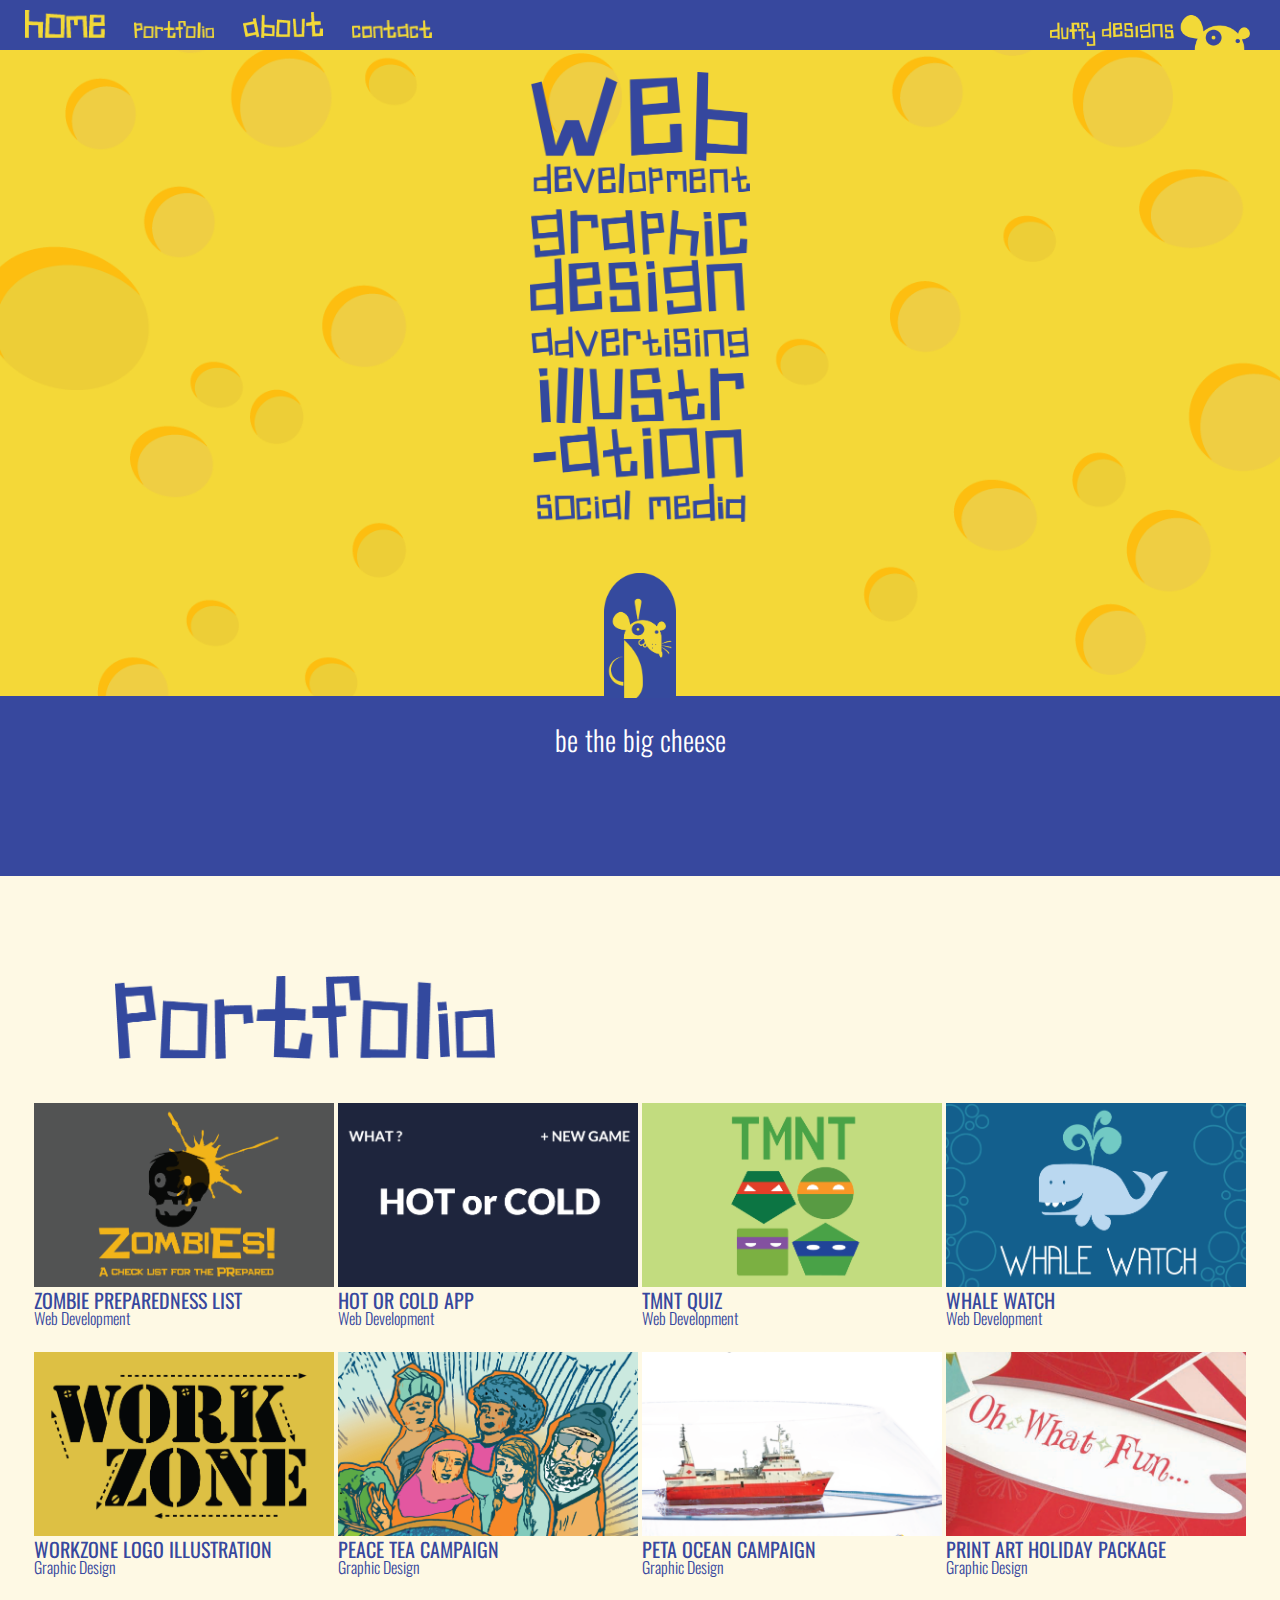
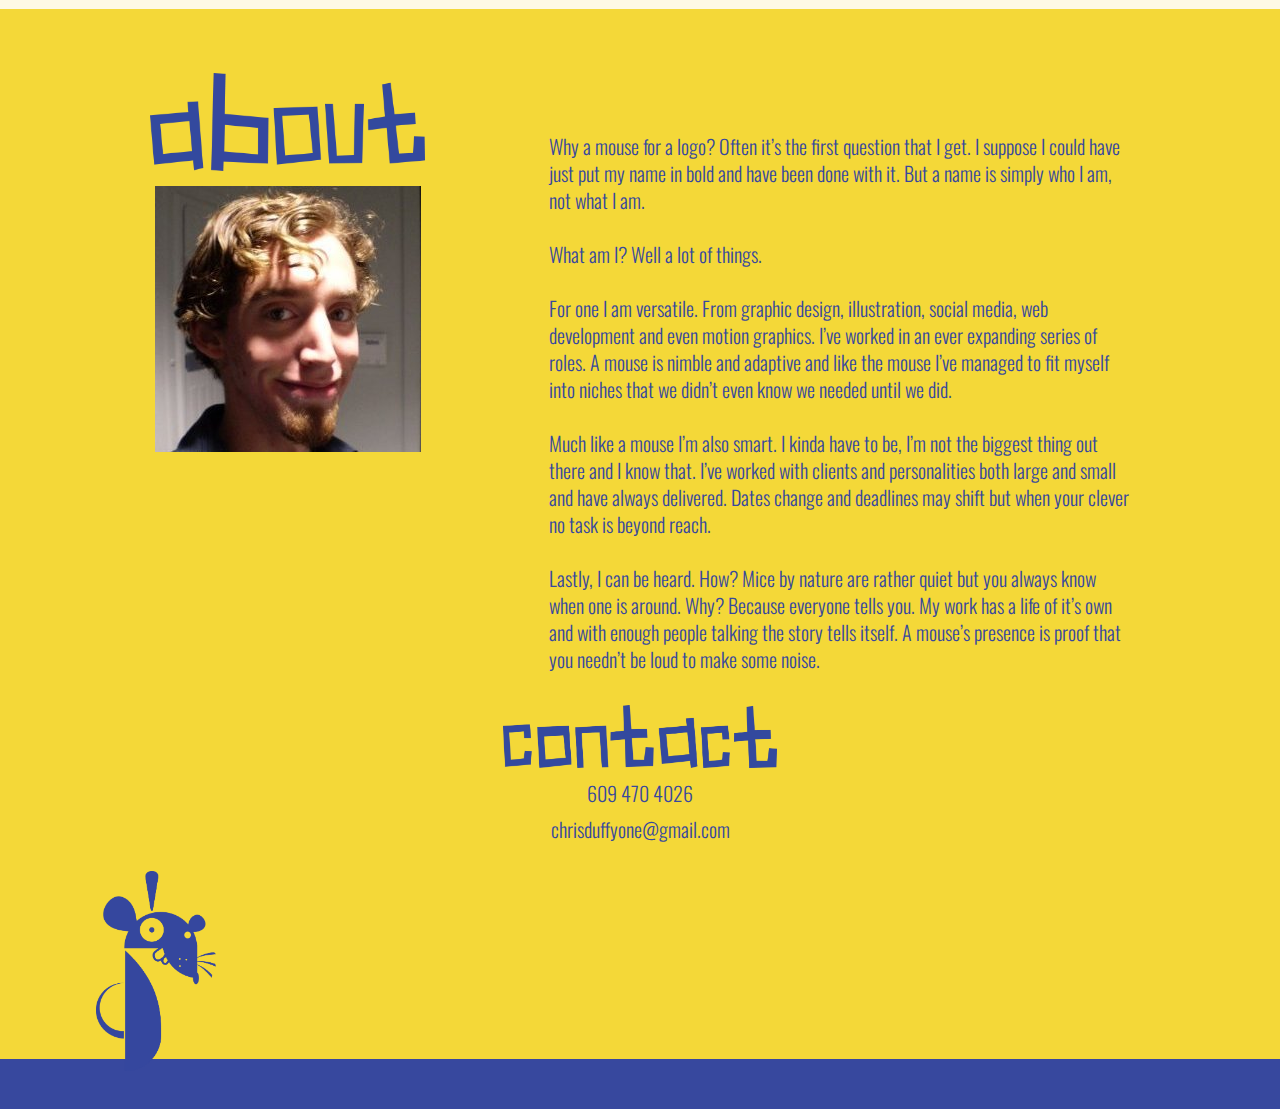
<file: index.html>
<!doctype html>
<html lang="en">
<head>
	<meta charset="UTF-8">
	<title>Duffy Designs</title>
	<link rel="stylesheet" href="main.css">
	<script src="jquery.min.js"></script>
	<script src="app.js"></script>
	<link href='http://fonts.googleapis.com/css?family=Oswald:400,700,300' rel='stylesheet' type='text/css'>
	<link rel="shortcut icon" href="images/favicon.ico" type="image/x-icon">
	<link rel="icon" href="images/favicon.ico" type="image/x-icon">
</head>
<body>

	<div class="container">
	
		<div class="mouseNav">
			<a href="#intro">
				<img src="images/homeNav.png" alt="Duffy Designs" class="navIcon" id="home">
			</a>
			<a href="#portfolioWeb">	
				<img src="images/portfolioNav.png" alt="Duffy Designs" class="navIcon" id="portfolio">
			</a>
			<a href="#aboutContact">
				<img src="images/aboutNav.png" alt="Duffy Designs" class="navIcon" id="about">
			</a>
			<a href="#cellEmail">
				<img src="images/contactNav.png" alt="Duffy Designs" class="navIcon" id="about">
			</a>
			<img src="images/duffyDesigns.png" alt="Duffy Designs" class="duffyDesigns">
		</div>
	
		<a href="" id="intro">
			<div class="intro">
				<img src="images/mainTitle.png" alt="Duffy Designs" class="mainTitle">
				<br />
				<img src="images/mouseHoleMouse.png" id="mouseHole" alt="Duffy Designs" class="mouseHole">
				<div class="blueBox">
					<!--<h1 class="statement">BE THE BIG CHEESE</h1>-->
					<h1 class="statement">be the big cheese</h1>
				</div>
			</div>
		</a>
	
		<div class="portfolio" id="portfolioWeb">
			
			<!-- Portfolio Header-->
			
			<img src="images/portfolioHeader.png" alt="Duffy Designs" class="portfolioHeader">
			

			<!--Web Section-->

			<div class="contentItem">
				<a href="htmlPage_Zombies.html">
					<img src="images/Port-Zombies-01.png" alt="Duffy Designs" class="contentImage">
				</a>	
				<span class="projectName">ZOMBIE PREPAREDNESS LIST</span>
				<span class="projectType">Web Development</span>
			</div>

			<div class="contentItem">
				<a href="htmlPage_HotCold.html">
					<img src="images/Port-HotCold-01.png" alt="Duffy Designs" class="contentImage">
				</a>	
				<span class="projectName">HOT OR COLD APP</span>
				<span class="projectType">Web Development</span>
			</div>

			<div class="contentItem">
				<a href="htmlPage_TMNTQuiz.html">
					<img src="images/Port-TMNT-01.png" alt="Duffy Designs" class="contentImage">
				</a>	
				<span class="projectName">TMNT QUIZ</span>
				<span class="projectType">Web Development</span>
			</div>

			<div class="contentItem">
				<a href="htmlPage_WhaleWatch.html">	
					<img src="images/Port-WhaleWatch-01.png" alt="Duffy Designs" class="contentImage">
				</a>	
				<span class="projectName">WHALE WATCH</span>
				<span class="projectType">Web Development</span>
			</div>

			<!--Print Section-->

			<div class="contentItem">
				<a href="printPage_WorkZone.html">	
					<img src="images/Port-WorkZone-01.png" alt="Duffy Designs" class="contentImage">
				</a>	
				<span class="projectName">WORKZONE LOGO ILLUSTRATION</span>
				<span class="projectType">Graphic Design</span>
			</div>

			<div class="contentItem">
				<a href="printPage_PeaceTea.html">	
					<img src="images/Port-PeaceTea-01.png" alt="Duffy Designs" class="contentImage">
				</a>	
				<span class="projectName">PEACE TEA CAMPAIGN</span>
				<span class="projectType">Graphic Design</span>
			</div>

			<div class="contentItem">
				<a href="printPage_Peta.html">	
					<img src="images/Port-PETA-01.png" alt="Duffy Designs" class="contentImage">
				</a>	
				<span class="projectName">PETA OCEAN CAMPAIGN</span>
				<span class="projectType">Graphic Design</span>
			</div>

			<div class="contentItem">
				<a href="printPage_HolidayCard.html">	
					<img src="images/Port-holidayCard-01.png" alt="Duffy Designs" class="contentImage">
				</a>	
				<span class="projectName">PRINT ART HOLIDAY PACKAGE</span>
				<span class="projectType">Graphic Design</span>
			</div>

		</div>
		
		<!--Contact Div-->
		<div  id="aboutContact"></div>
		<div class="aboutContact">

			<div class="photoAndBio">
				<div class="photo">
					<!--About & Photo-->
					<img src="images/about.png" alt="contact" class="aboutType">
					<br />
					<img src="images/Chrismyfacephoto.jpg" alt="profile picture" class="profilePic">
				</div>

				<div class="bio">
					<!--Bio Paragraph-->
					<p>Why a mouse for a logo? Often it’s the first question that I get. I suppose I could have just put my name in bold and have been done with it. But a name is simply who I am, not what I am.</p><br />

					<p>What am I? Well a lot of things.</p><br />

					<p>For one I am versatile. From graphic design, illustration, social media, web development and even motion graphics. I’ve worked in an ever expanding series of roles. A mouse is nimble and adaptive and like the mouse I’ve managed to fit myself into niches that we didn’t even know we needed until we did.</p><br />

					<p>Much like a mouse I’m also smart. I kinda have to be, I’m not the biggest thing out there and I know that. I’ve worked with clients and personalities both large and small and have always delivered. Dates change and deadlines may shift but when your clever no task is beyond reach.</p><br />

					<p>Lastly, I can be heard. How? Mice by nature are rather quiet but you always know when one is around. Why? Because everyone tells you. My work has a life of it’s own and with enough people talking the story tells itself. A mouse’s presence is proof that you needn’t be loud to make some noise.</p>

					<!--Quiet by nature but loud on the paper. An avid reader, designer and illustrator I've found it's often easier to show rather than tell. I seek to bring fun, energetic elements to every project I work on. Words can't describe everything and shouting doesn't always get you heard but with clever design you needn't be loud to make noise.-->
				</div>

				<div class="spacer" style="clear: both;"></div>
			</div>

			<!--Contact Section-->
			<img src="images/contact.png" alt="contact" class="contactType" id="cellEmail">

			<p class="contactInfo">609 470 4026</p><br />
			<a href="mailto:chrisduffyone@gmail.com">
				<p class="contactInfo">chrisduffyone@gmail.com</p>
			</a>

			<!--Mouse Section-->
			<div class="mouseBoxLeft">
				<img src="images/squeak.png" alt="Squeak!" class="squeakMouse">
				<div class="blueBottom"></div>
			</div>

		</div>
	</div>
</body>
</html>
</file>
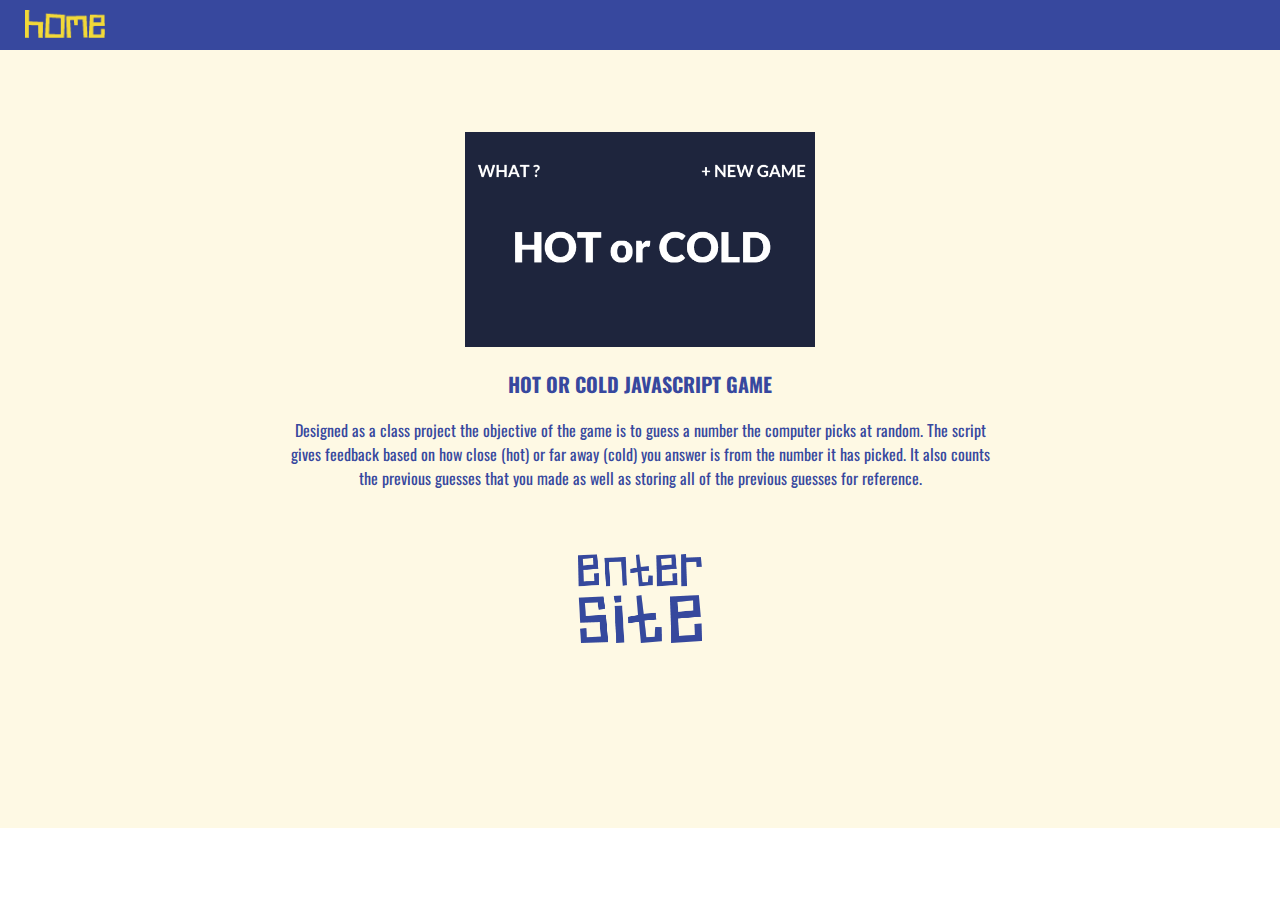
<file: htmlPage_HotCold.html>
<!doctype html>
<html lang="en">
<head>
	<meta charset="UTF-8">
	<title>Duffy Designs</title>
	<link rel="stylesheet" href="printPage.css">
	<script src="jquery.min.js"></script>
	<script src="app.js"></script>
	<link href='http://fonts.googleapis.com/css?family=Oswald:400,700,300' rel='stylesheet' type='text/css'>
	<link rel="shortcut icon" href="images/favicon.ico" type="image/x-icon">
	<link rel="icon" href="images/favicon.ico" type="image/x-icon">
</head>
<body>
	<div class="container">
		<div class="mouseNav">
			<a href="index.html#portfolioWeb">
				<img src="images/homeNav.png" alt="Duffy Designs" class="navIcon" id="home">
			</a>
		</div>

		<div class="portfolio" id="portfolioWeb">
			<img src="images/Port-HotCold-01.png" alt="Hot or Cold" class="portWebContentImage">
		
			<span class="projectName">HOT OR COLD JAVASCRIPT GAME</span>
			<span class="projectExp">Designed as a class project the objective of the game is to guess a number the computer picks at random. The script gives feedback based on how close (hot) or far away (cold) you answer is from the number it has picked. It also counts the previous guesses that you made as well as storing all of the previous guesses for reference. </span>
			<a href="http://chrisduffyone.github.io/HotOrCold">
				<img src="images/entersite.png" alt="enter site" class="enterSite">
			</a>
		</div>
	</div>

</body>
</html>
</file>
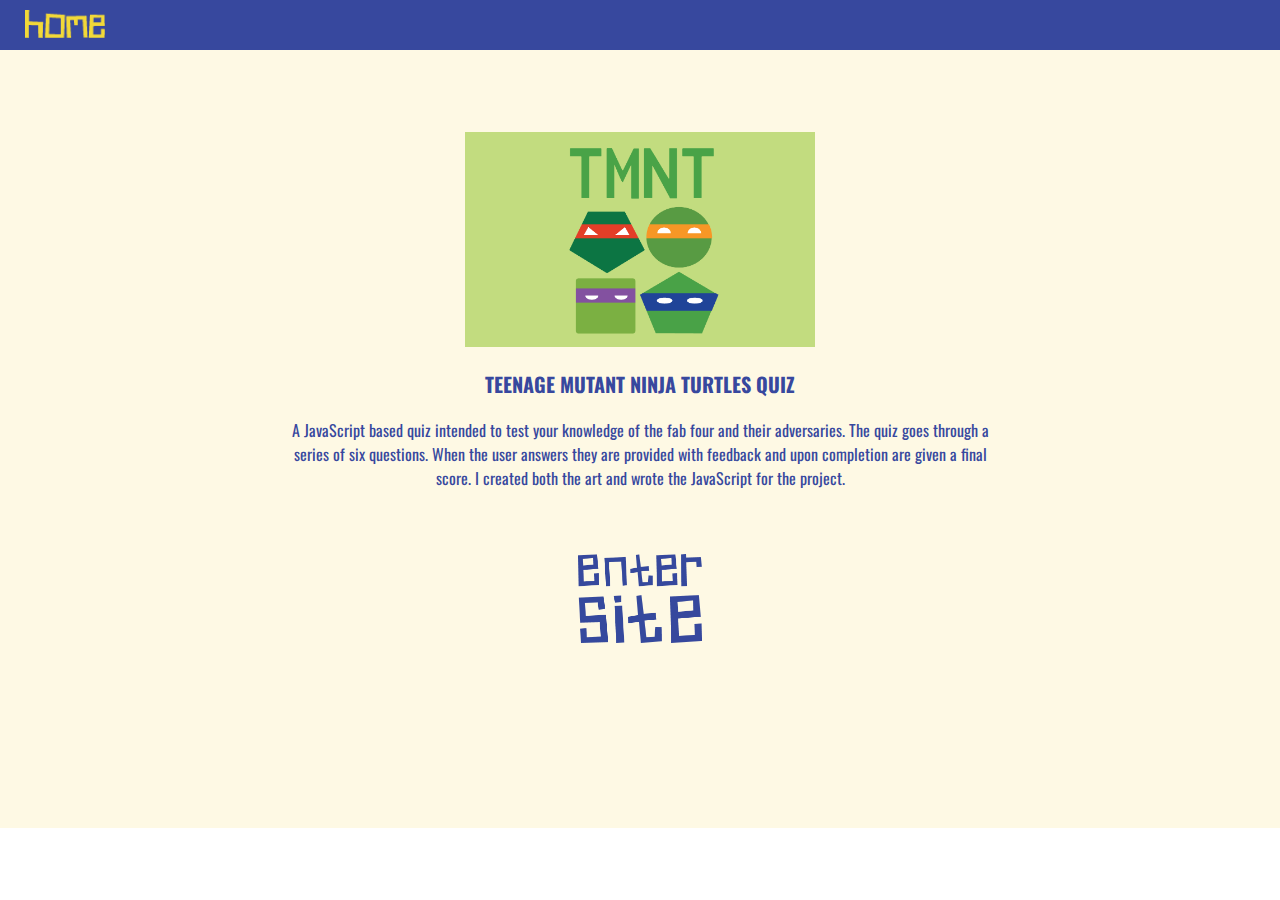
<file: htmlPage_TMNTQuiz.html>
<!doctype html>
<html lang="en">
<head>
	<meta charset="UTF-8">
	<title>Duffy Designs</title>
	<link rel="stylesheet" href="printPage.css">
	<script src="jquery.min.js"></script>
	<script src="app.js"></script>
	<link href='http://fonts.googleapis.com/css?family=Oswald:400,700,300' rel='stylesheet' type='text/css'>
	<link rel="shortcut icon" href="images/favicon.ico" type="image/x-icon">
	<link rel="icon" href="images/favicon.ico" type="image/x-icon">
</head>
<body>
	<div class="container">
		<div class="mouseNav">
			<a href="index.html#portfolioWeb">
				<img src="images/homeNav.png" alt="Duffy Designs" class="navIcon" id="home">
			</a>
		</div>

		<div class="portfolio" id="portfolioWeb">
			<img src="images/Port-TMNT-01.png" alt="TMNT Quiz" class="portWebContentImage">
		
			<span class="projectName">TEENAGE MUTANT NINJA TURTLES QUIZ</span>
			<span class="projectExp"> A JavaScript based quiz intended to test your knowledge of the fab four and their adversaries. The quiz goes through a series of six questions. When the user answers they are provided with feedback and upon completion are given a final score. I created both the art and wrote the JavaScript for the project.</span>
			<a href="http://chrisduffyone.github.io/TMNTQuiz_2">
				<img src="images/entersite.png" alt="enter site" class="enterSite">
			</a>
		</div>
	</div>

</body>
</html>
</file>
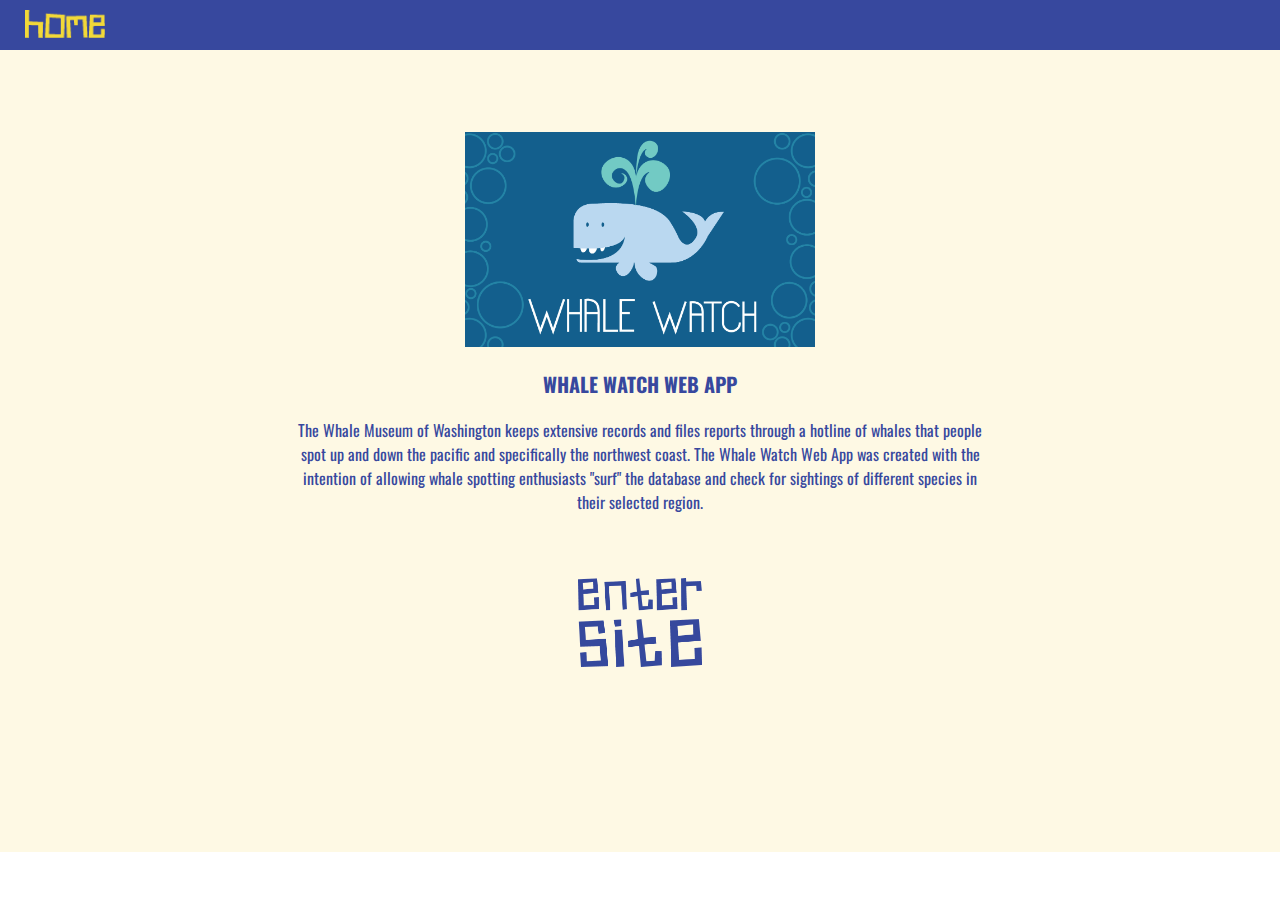
<file: htmlPage_WhaleWatch.html>
<!doctype html>
<html lang="en">
<head>
	<meta charset="UTF-8">
	<title>Duffy Designs</title>
	<link rel="stylesheet" href="printPage.css">
	<script src="jquery.min.js"></script>
	<script src="app.js"></script>
	<link href='http://fonts.googleapis.com/css?family=Oswald:400,700,300' rel='stylesheet' type='text/css'>
	<link rel="shortcut icon" href="images/favicon.ico" type="image/x-icon">
	<link rel="icon" href="images/favicon.ico" type="image/x-icon">
</head>
<body>
	<div class="container">
		<div class="mouseNav">
			<a href="index.html#portfolioWeb">
				<img src="images/homeNav.png" alt="Duffy Designs" class="navIcon" id="home">
			</a>
		</div>

		<div class="portfolio" id="portfolioWeb">
			<img src="images/Port-WhaleWatch-01.png" alt="Work Zone Logo Horiz" class="portWebContentImage">
		
			<span class="projectName">WHALE WATCH WEB APP</span>
			<span class="projectExp">The Whale Museum of Washington keeps extensive records and files reports through a hotline of whales that people spot up and down the pacific and specifically the northwest coast. The Whale Watch Web App was created with the intention of allowing whale spotting enthusiasts "surf" the database and check for sightings of different species in their selected region.</span>
			<a href="http://chrisduffyone.github.io/WhaleWatch">
				<img src="images/entersite.png" alt="enter site" class="enterSite">
			</a>
		</div>
	</div>

</body>
</html>
</file>
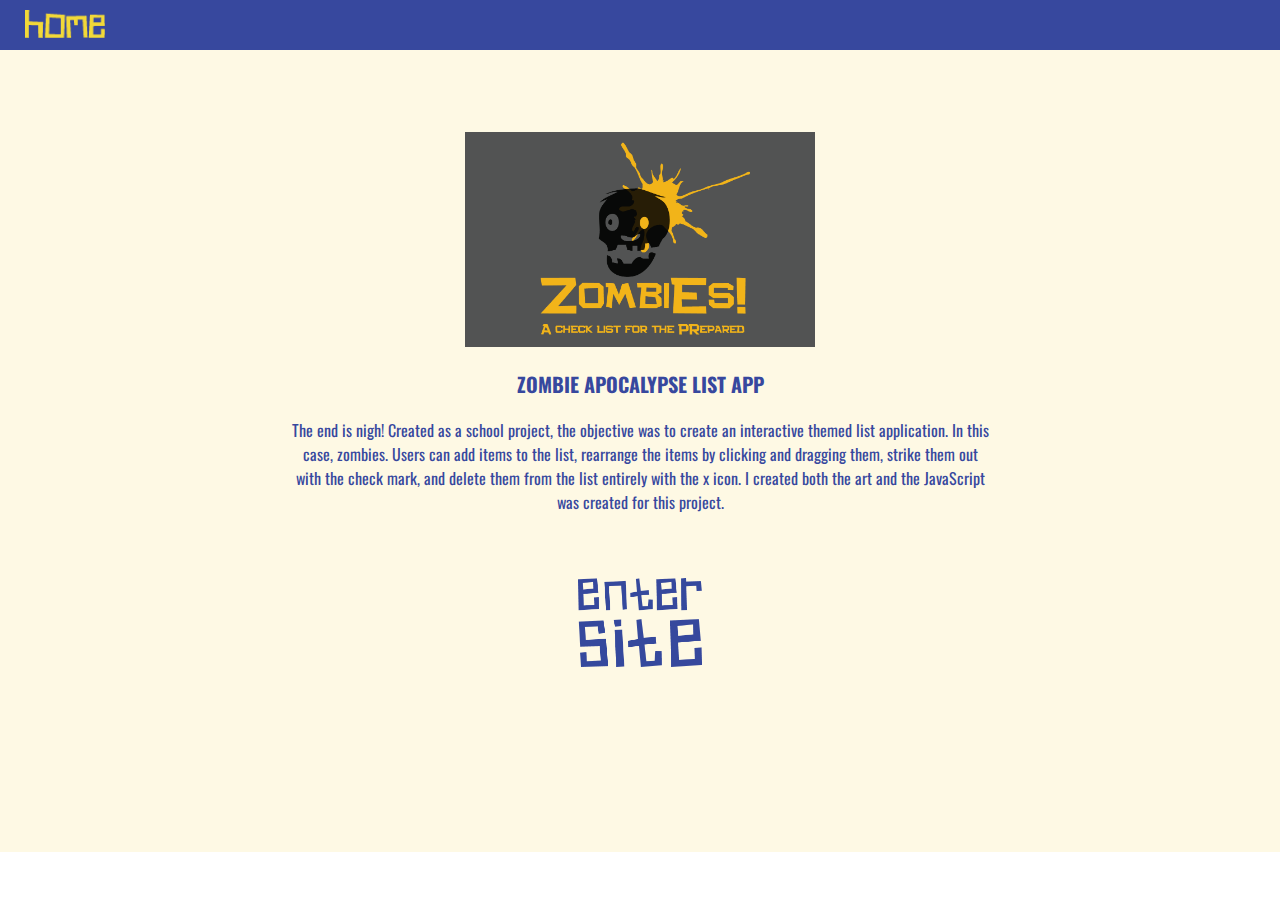
<file: htmlPage_Zombies.html>
<!doctype html>
<html lang="en">
<head>
	<meta charset="UTF-8">
	<title>Duffy Designs</title>
	<link rel="stylesheet" href="printPage.css">
	<script src="jquery.min.js"></script>
	<script src="app.js"></script>
	<link href='http://fonts.googleapis.com/css?family=Oswald:400,700,300' rel='stylesheet' type='text/css'>
	<link rel="shortcut icon" href="images/favicon.ico" type="image/x-icon">
	<link rel="icon" href="images/favicon.ico" type="image/x-icon">
</head>
<body>
	<div class="container">
		<div class="mouseNav">
			<a href="index.html#portfolioWeb">
				<img src="images/homeNav.png" alt="Duffy Designs" class="navIcon" id="home">
			</a>
		</div>

		<div class="portfolio" id="portfolioWeb">
			<img src="images/Port-Zombies-01.png" alt="Work Zone Logo Horiz" class="portWebContentImage">
		
			<span class="projectName">ZOMBIE APOCALYPSE LIST APP</span>
			<span class="projectExp">The end is nigh! Created as a school project, the objective was to create an interactive themed list application. In this case, zombies. Users can add items to the list, rearrange the items by clicking and dragging them, strike them out with the check mark, and delete them from the list entirely with the x icon. I created both the art and the JavaScript was created for this project.</span>
			<a href="http://chrisduffyone.github.io/ZombieList_2/">
				<img src="images/entersite.png" alt="enter site" class="enterSite">
			</a>
		</div>
	</div>

</body>
</html>
</file>
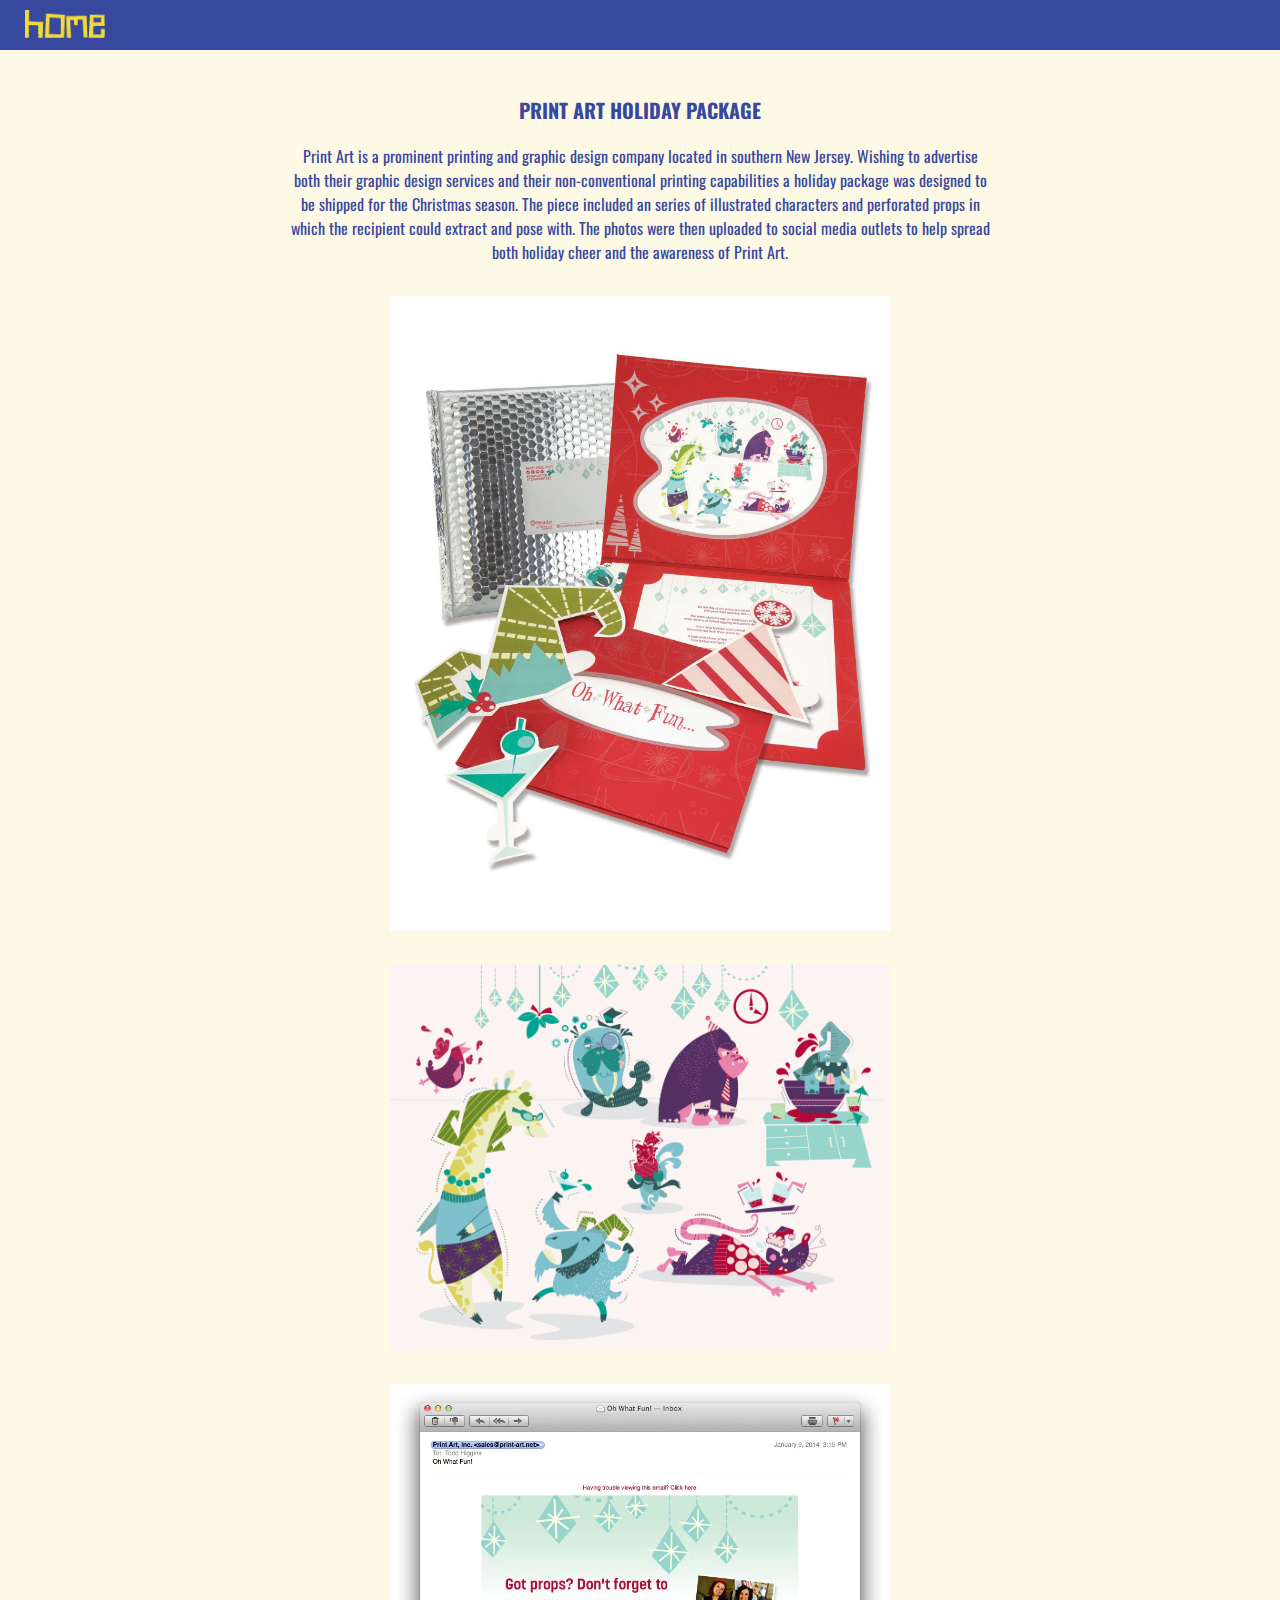
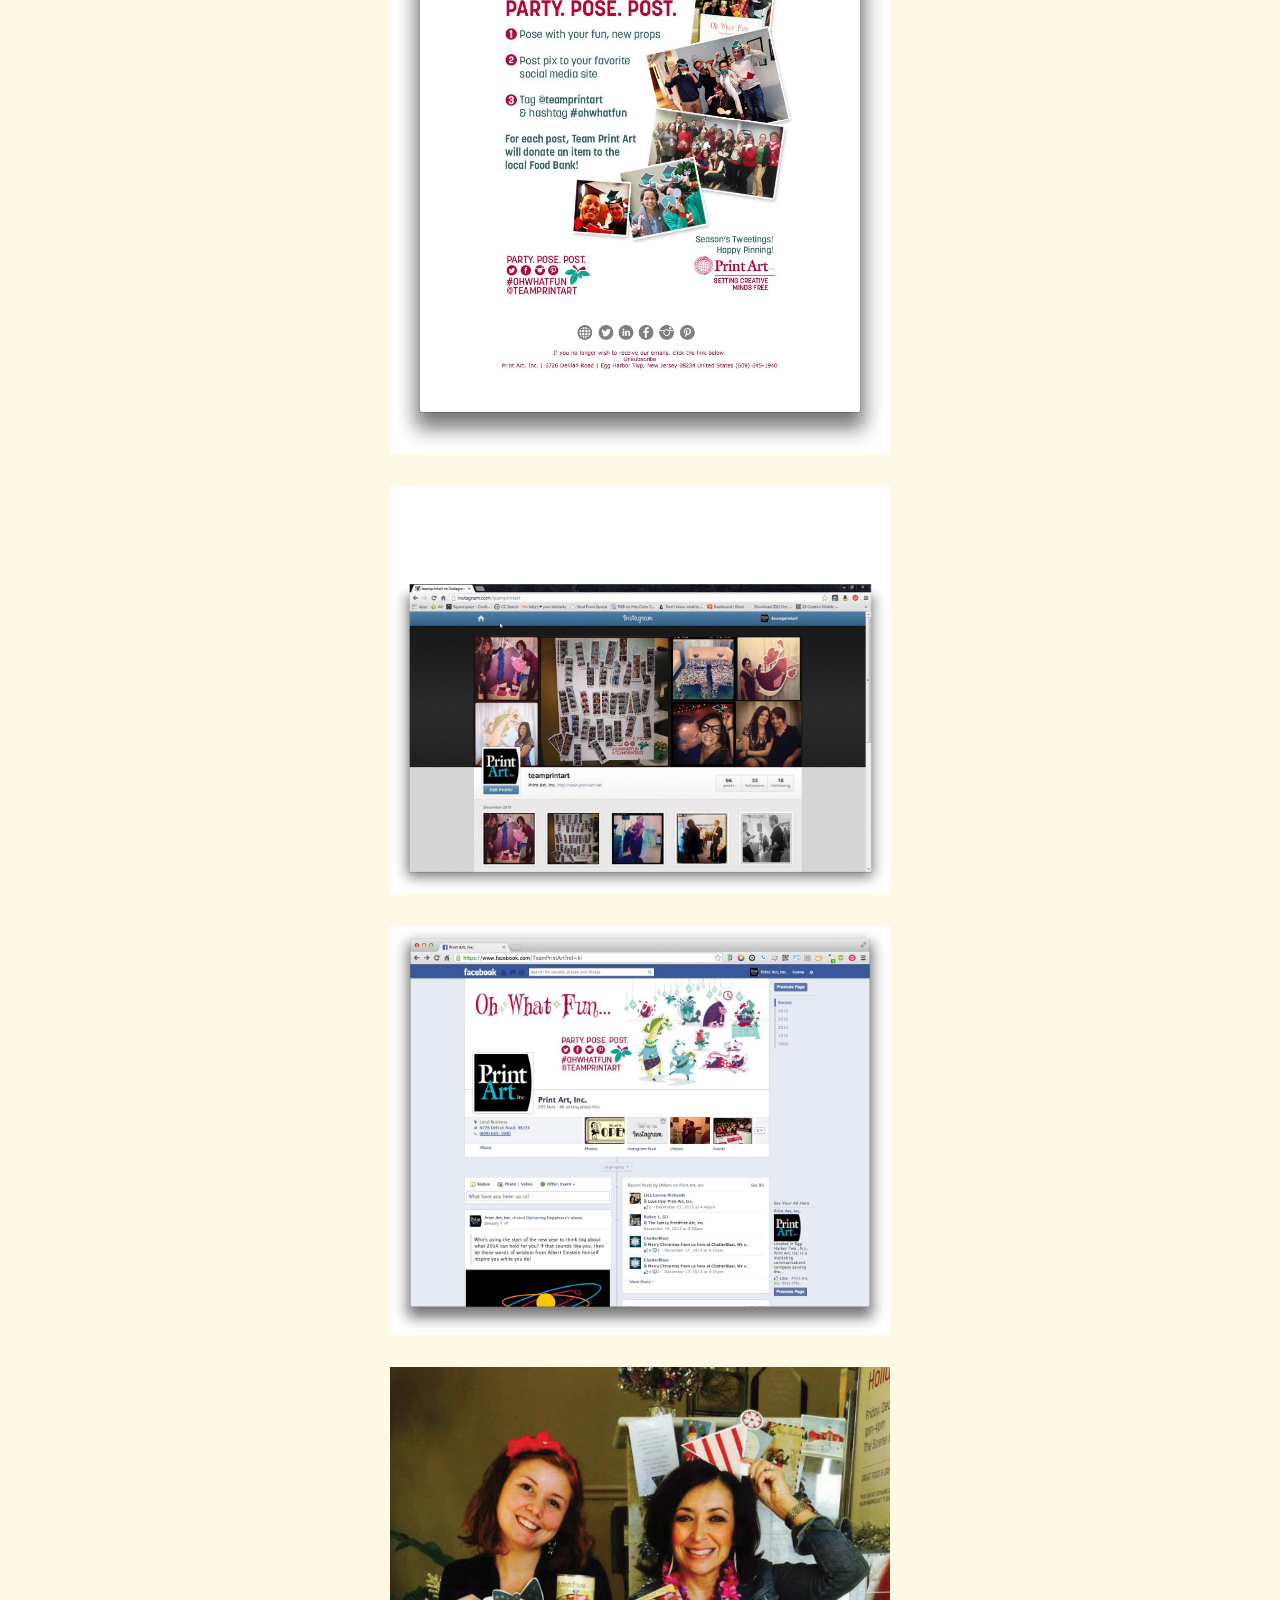
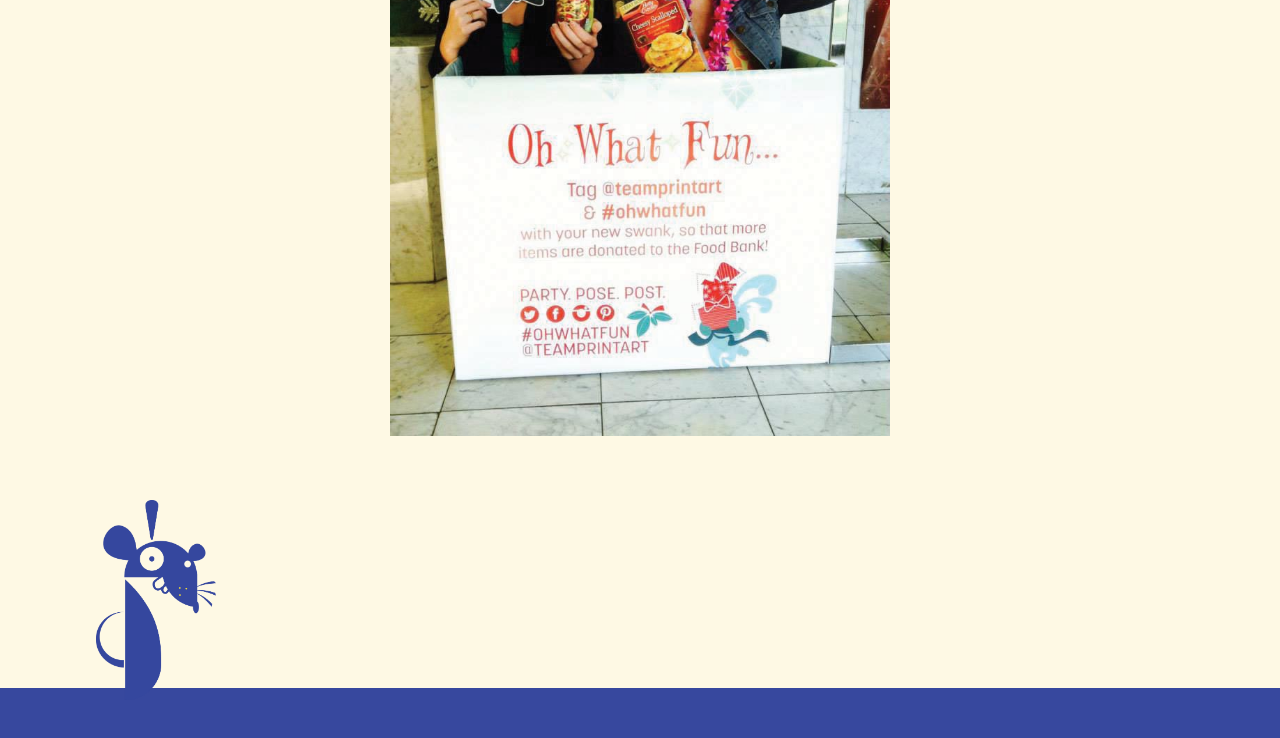
<file: printPage_HolidayCard.html>
<!doctype html>
<html lang="en">
<head>
	<meta charset="UTF-8">
	<title>Print Page Sample</title>
	<link rel="stylesheet" href="printPage.css">
	<script src="jquery.min.js"></script>
	<script src="app.js"></script>
	<link href='http://fonts.googleapis.com/css?family=Oswald:400,700,300' rel='stylesheet' type='text/css'>
	<link rel="shortcut icon" href="images/favicon.ico" type="image/x-icon">
	<link rel="icon" href="images/favicon.ico" type="image/x-icon">
</head>
<body>

	<div class="container">
	
		<div class="mouseNav">
			<a href="index.html#portfolioWeb">
				<img src="images/homeNav.png" alt="Duffy Designs" class="navIcon" id="home">
			</a>
		</div>

		<div class="portfolio" id="portfolioWeb">
			<span class="projectName">PRINT ART HOLIDAY PACKAGE</span>
			<span class="projectExp">Print Art is a prominent printing and graphic design company located in southern New Jersey. Wishing to advertise both their graphic design services and their non-conventional printing capabilities a holiday package was designed to be shipped for the Christmas season. The piece included an series of illustrated characters and perforated props in which the recipient could extract and pose with. The photos were then uploaded to social media outlets to help spread both holiday cheer and the awareness of Print Art.</span>

			<img src="images/HolidayCard.jpg" alt="PAHolidayArt" class="portContentImage">
			
			<img src="images/A229655.HolidayScene_9_cropped.png" alt="PAHolidayArt" class="portContentImage">

			<img src="images/FirstHolidayEmail.jpg" alt="PAHolidayArt" class="portContentImage">

			<img src="images/Instagram.jpg" alt="PAHolidayArt" class="portContentImage">

			<img src="images/Facebook.jpg" alt="PAHolidayArt" class="portContentImage">

			<img src="images/ohwhatfun.jpg" alt="PAHolidayArt" class="portContentImage">


			
		<!--
			<img src="images/WorkZone_VertOption5.jpg" alt="Work Zone Logo Horiz" class="portContentImage">

			<img src="images/Workzone_Logo_shirt.jpg" alt="Work Zone Logo Horiz" class="portContentImage">
		-->
		</div>

		<div class="aboutContact" id="aboutContact">
			<div class="mouseBoxLeft">
				<img src="images/squeak.png" alt="Squeak!" class="squeakMouse">
				<div class="blueBottom"></div>
			</div>
		</div>

	</div>
</body>
</html>
</file>
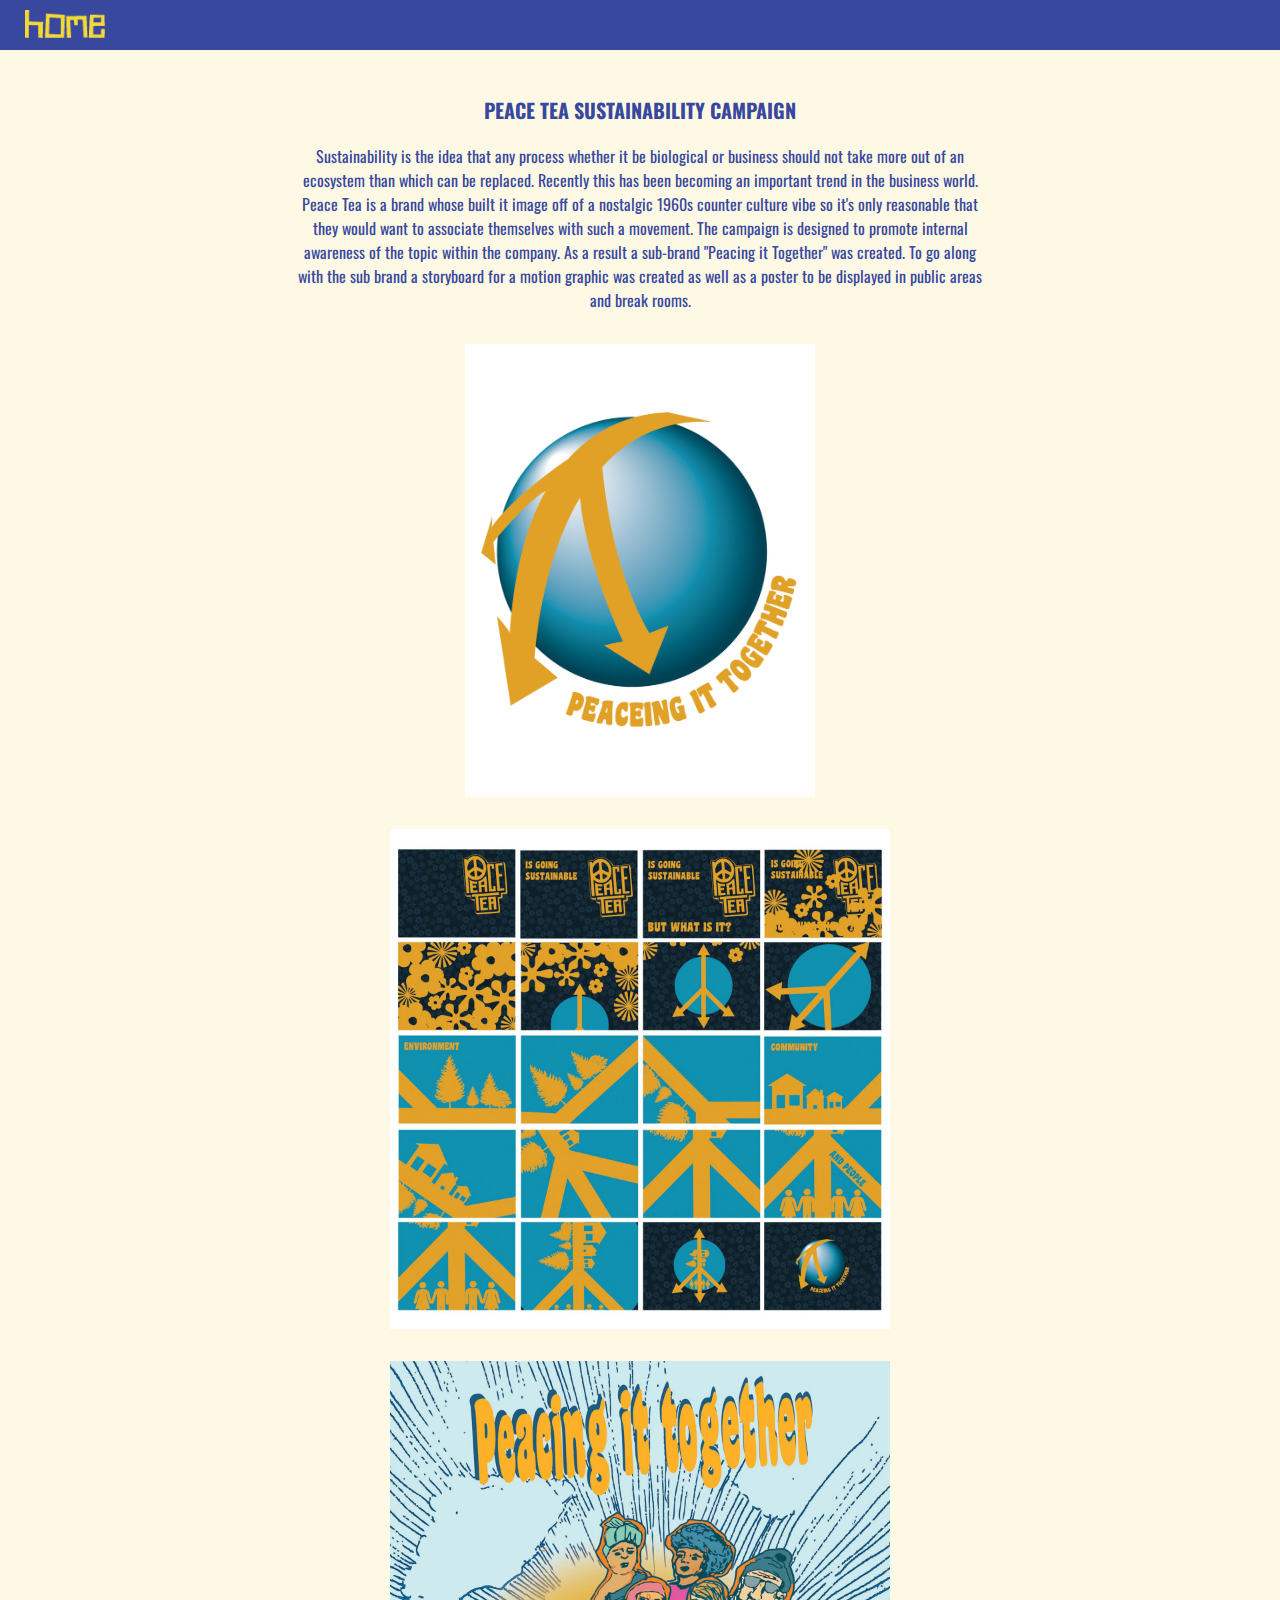
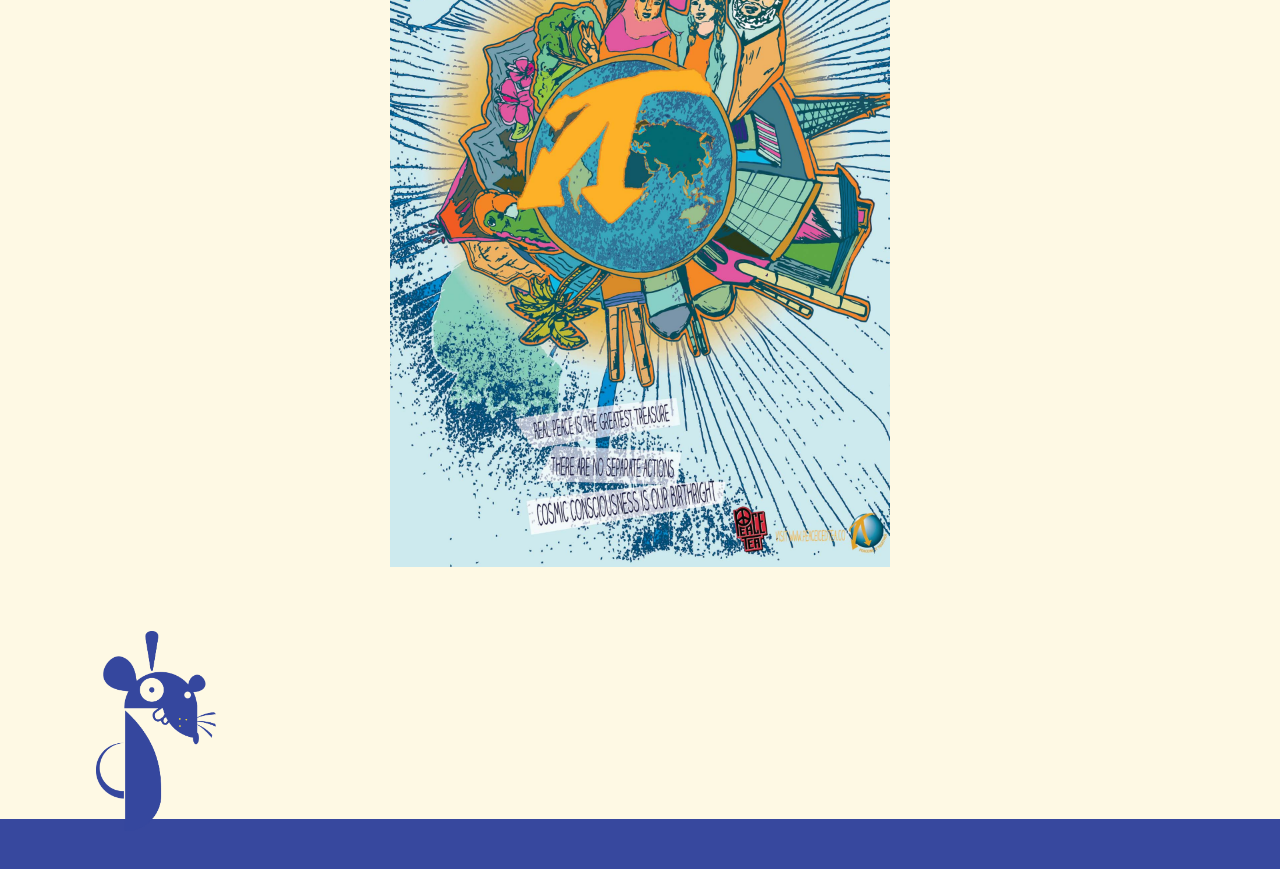
<file: printPage_PeaceTea.html>
<!doctype html>
<html lang="en">
<head>
	<meta charset="UTF-8">
	<title>Print Page Sample</title>
	<link rel="stylesheet" href="printPage.css">
	<script src="jquery.min.js"></script>
	<script src="app.js"></script>
	<link href='http://fonts.googleapis.com/css?family=Oswald:400,700,300' rel='stylesheet' type='text/css'>
	<link rel="shortcut icon" href="images/favicon.ico" type="image/x-icon">
	<link rel="icon" href="images/favicon.ico" type="image/x-icon">
</head>
<body>

	<div class="container">
	
		<div class="mouseNav">
			<a href="index.html#portfolioWeb">
				<img src="images/homeNav.png" alt="Duffy Designs" class="navIcon" id="home">
			</a>
		</div>

		<div class="portfolio" id="portfolioWeb">
			<span class="projectName">PEACE TEA SUSTAINABILITY CAMPAIGN</span>
			<span class="projectExp">Sustainability is the idea that any process whether it be biological or business should not take more out of an ecosystem than which can be replaced. Recently this has been becoming an important trend in the business world. Peace Tea is a brand whose built it image off of a nostalgic 1960s counter culture vibe so it's only reasonable that they would want to associate themselves with such a movement.

			The campaign is designed to promote internal awareness of the topic within the company. As a result a sub-brand "Peacing it Together" was created. To go along with the sub brand a storyboard for a motion graphic was created as well as a poster to be displayed in public areas and break rooms.</span>
			<!-- <h1>WORK ZONE LOGO</h1><br /> -->
			
			<img src="images/peaceTea_logo.jpg" alt="PeaceTeaLogo" class="portContentImage" style="max-width: 350px;">

			<img src="images/peaceTea_storyboard.jpg" alt="PeaceTeaStoryboard" class="portContentImage">

			<img src="images/peaceTea_poster_resize.jpg" alt="PeaceTeaPoster" class="portContentImage">
		
		</div>

		<div class="aboutContact" id="aboutContact">
			<div class="mouseBoxLeft">
				<img src="images/squeak.png" alt="Squeak!" class="squeakMouse">
				<div class="blueBottom"></div>
			</div>
		</div>

	</div>
</body>
</html>
</file>
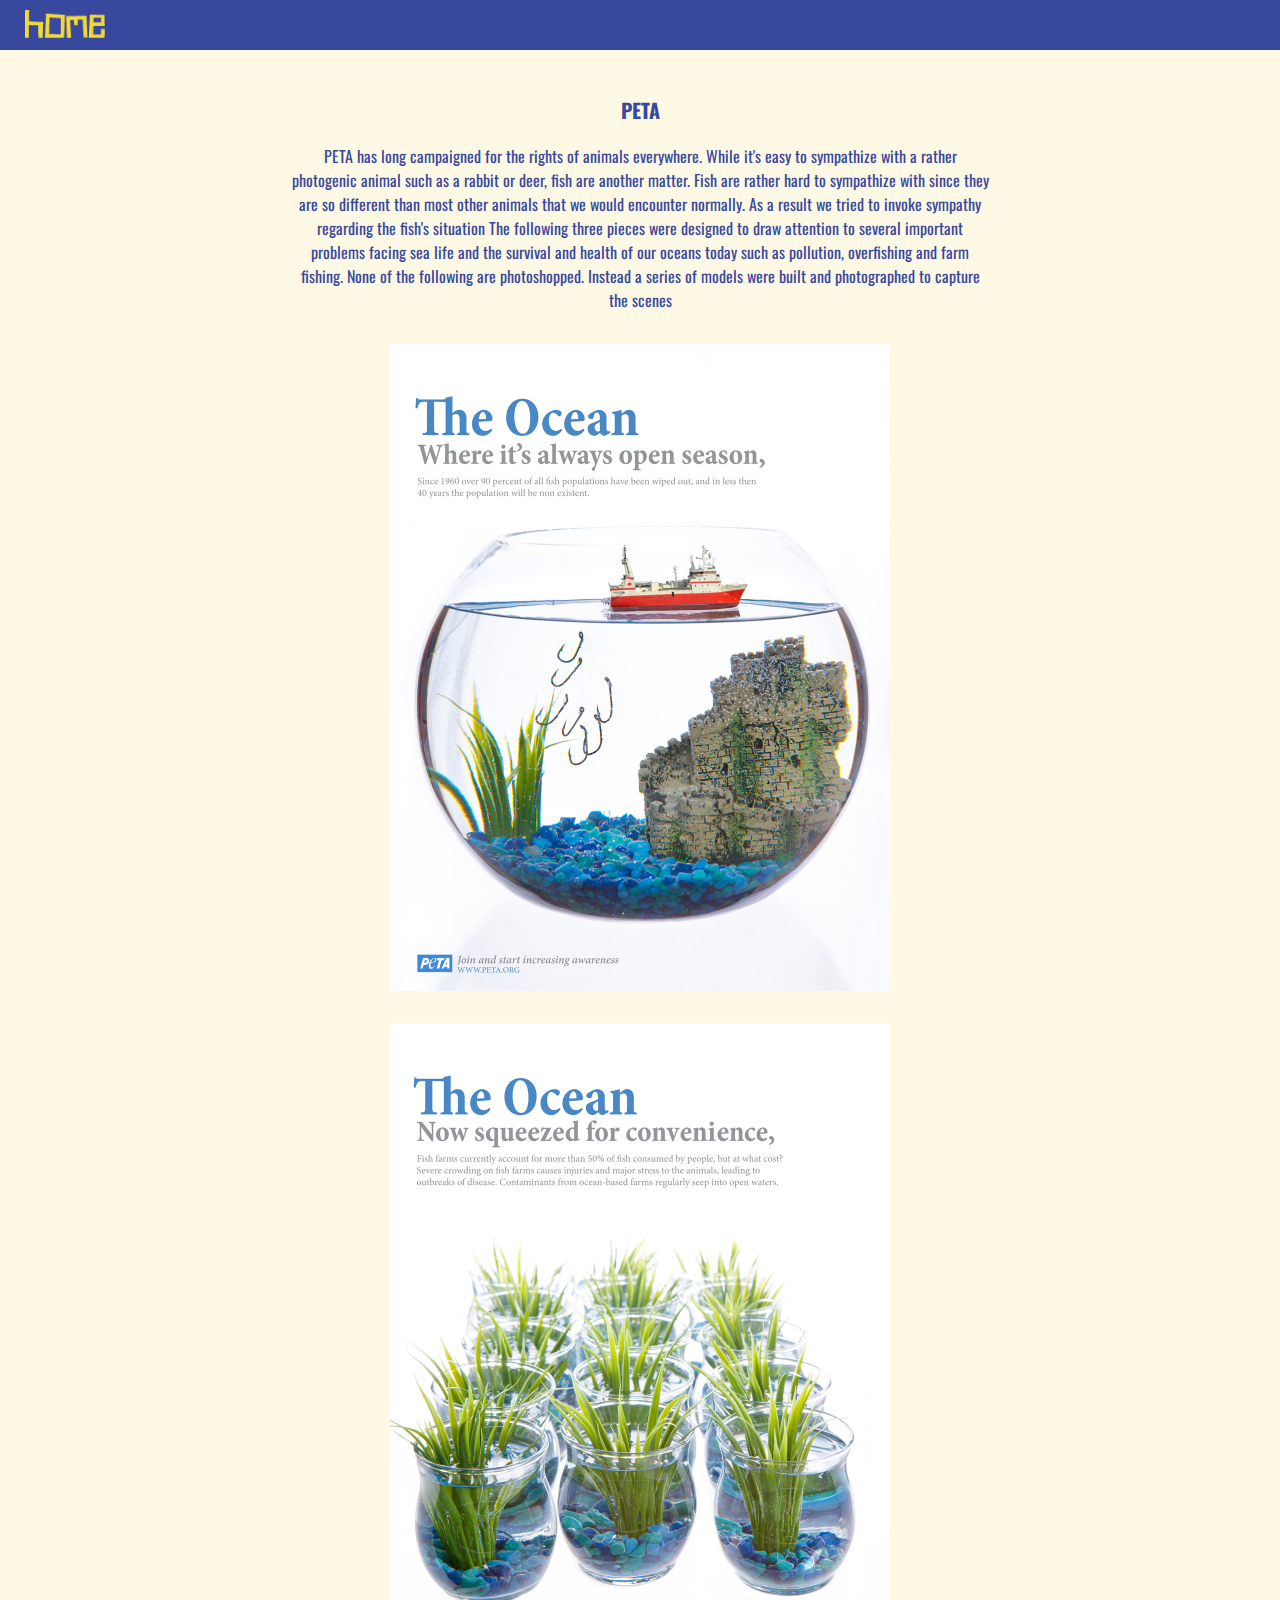
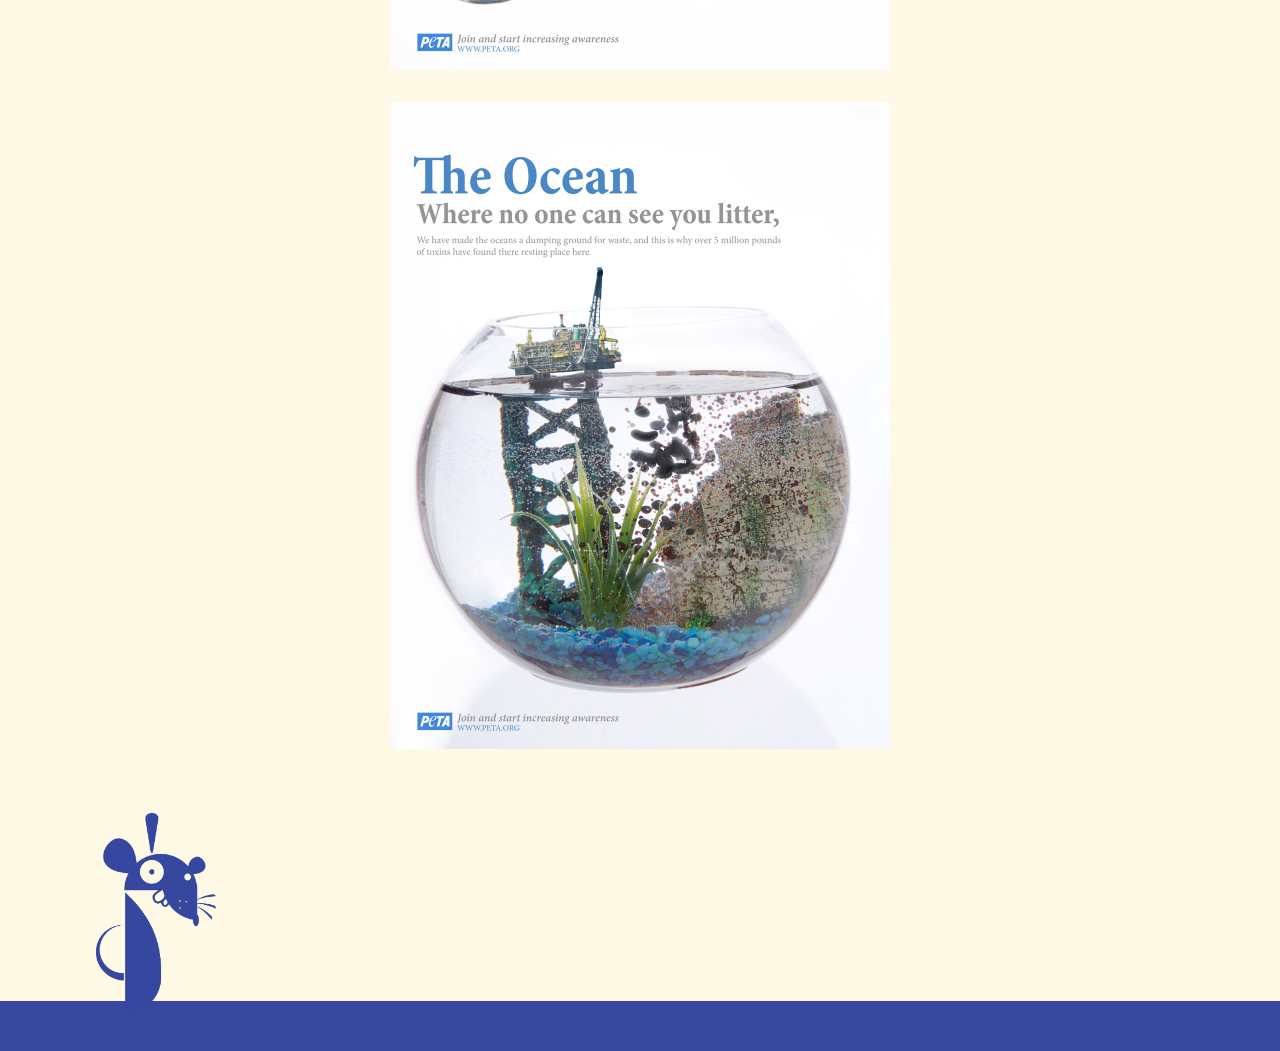
<file: printPage_Peta.html>
<!doctype html>
<html lang="en">
<head>
	<meta charset="UTF-8">
	<title>Print Page Sample</title>
	<link rel="stylesheet" href="printPage.css">
	<script src="jquery.min.js"></script>
	<script src="app.js"></script>
	<link href='http://fonts.googleapis.com/css?family=Oswald:400,700,300' rel='stylesheet' type='text/css'>
	<link rel="shortcut icon" href="images/favicon.ico" type="image/x-icon">
	<link rel="icon" href="images/favicon.ico" type="image/x-icon">
</head>
<body>

	<div class="container">
	
		<div class="mouseNav">
			<a href="index.html#portfolioWeb">
				<img src="images/homeNav.png" alt="Duffy Designs" class="navIcon" id="home">
			</a>
		</div>

		<div class="portfolio" id="portfolioWeb">
			<span class="projectName">PETA</span>
			<span class="projectExp">PETA has long campaigned for the rights of animals everywhere. While it's easy to sympathize with a rather photogenic animal such as a rabbit or deer, fish are another matter. Fish are rather hard to sympathize with since they are so different than most other animals that we would encounter normally. As a result we tried to invoke sympathy regarding the fish's situation

			The following three pieces were designed to draw attention to several important problems facing sea life and the survival and health of our oceans today such as pollution, overfishing and farm fishing. None of the following are photoshopped. Instead a series of models were built and photographed to capture the scenes
			</span>

			<!-- <h1>WORK ZONE LOGO</h1><br /> -->
			
			<img src="images/Peta_FIsh_Over_Fishing_Concerns.jpg" alt="PeaceTeaLogo" class="portContentImage">

			<img src="images/Peta_Fish_Fish_Farming_Concerns.jpg" alt="PeaceTeaStoryboard" class="portContentImage">

			<img src="images/Peta_Fish_Environmental_Concerns.jpg" alt="PeaceTeaPoster" class="portContentImage">
		
		</div>

		<div class="aboutContact" id="aboutContact">
			<div class="mouseBoxLeft">
				<img src="images/squeak.png" alt="Squeak!" class="squeakMouse">
				<div class="blueBottom"></div>
			</div>
		</div>

	</div>
</body>
</html>
</file>
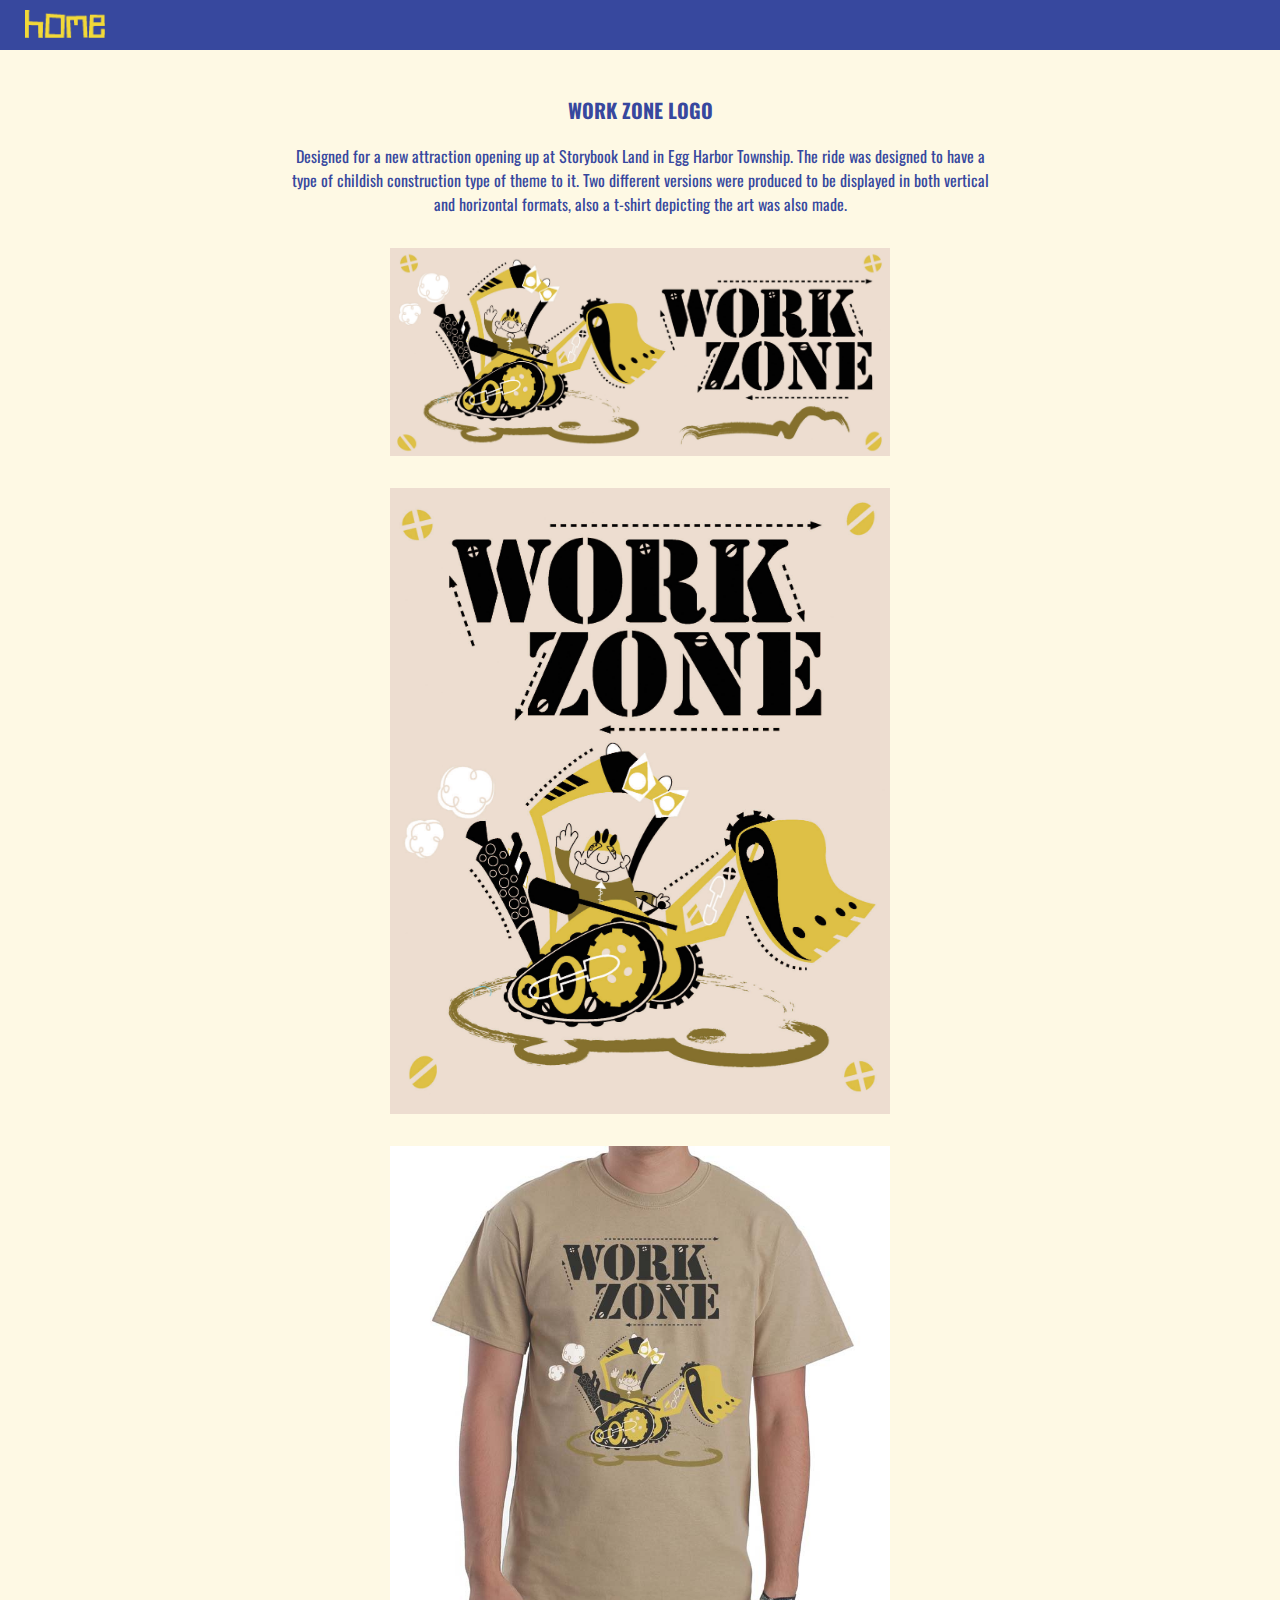
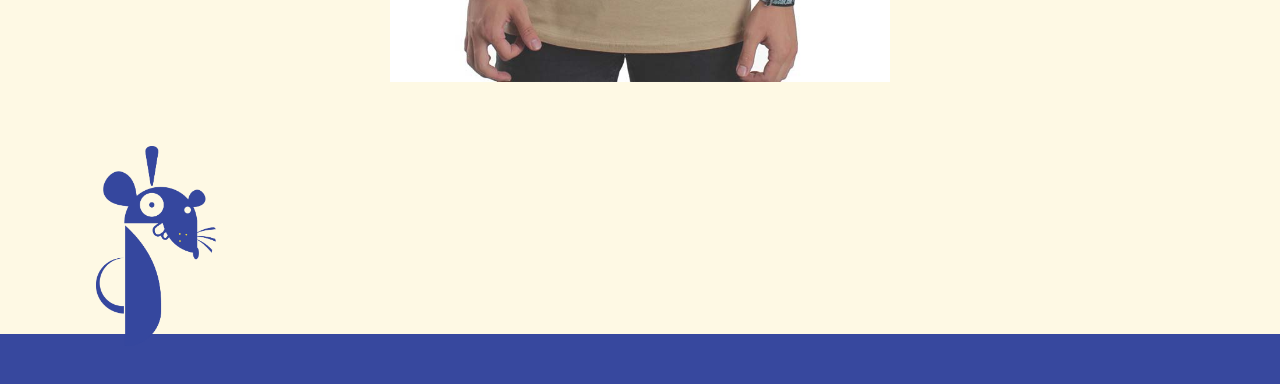
<file: printPage_WorkZone.html>
<!doctype html>
<html lang="en">
<head>
	<meta charset="UTF-8">
	<title>Print Page Sample</title>
	<link rel="stylesheet" href="printPage.css">
	<script src="jquery.min.js"></script>
	<script src="app.js"></script>
	<link href='http://fonts.googleapis.com/css?family=Oswald:400,700,300' rel='stylesheet' type='text/css'>
	<link rel="shortcut icon" href="images/favicon.ico" type="image/x-icon">
	<link rel="icon" href="images/favicon.ico" type="image/x-icon">
</head>
<body>

	<div class="container">
	
		<div class="mouseNav">
			<a href="index.html#portfolioWeb">
				<img src="images/homeNav.png" alt="Duffy Designs" class="navIcon" id="home">
			</a>
		</div>

		<div class="portfolio" id="portfolioWeb">
			<span class="projectName">WORK ZONE LOGO</span>
			<span class="projectExp">Designed for a new attraction opening up at Storybook Land in Egg Harbor Township. The ride was designed to have a type of childish construction type of theme to it. Two different versions were produced to be displayed in both vertical and horizontal formats, also a t-shirt depicting the art was also made.</span>
			<!-- <h1>WORK ZONE LOGO</h1><br /> -->
			
			<img src="images/Workzone_Logo_Horizontal.jpg" alt="Work Zone Logo Horiz" class="portContentImage">

			<img src="images/WorkZone_VertOption5.jpg" alt="Work Zone Logo Horiz" class="portContentImage">

			<img src="images/Workzone_Logo_shirt.jpg" alt="Work Zone Logo Horiz" class="portContentImage">
		
		</div>

		<div class="aboutContact" id="aboutContact">
			<div class="mouseBoxLeft">
				<img src="images/squeak.png" alt="Squeak!" class="squeakMouse">
				<div class="blueBottom"></div>
			</div>
		</div>

	</div>
</body>
</html>
</file>
<file: main.css>
/* http://meyerweb.com/eric/tools/css/reset/ 
   v2.0 | 20110126
   License: none (public domain)
*/

html, body, div, span, applet, object, iframe,
h1, h2, h3, h4, h5, h6, p, blockquote, pre,
a, abbr, acronym, address, big, cite, code,
del, dfn, em, img, ins, kbd, q, s, samp,
small, strike, strong, sub, sup, tt, var,
b, u, i, center,
dl, dt, dd, ol, ul, li,
fieldset, form, label, legend,
table, caption, tbody, tfoot, thead, tr, th, td,
article, aside, canvas, details, embed, 
figure, figcaption, footer, header, hgroup, 
menu, nav, output, ruby, section, summary,
time, mark, audio, video {
	margin: 0;
	padding: 0;
	border: 0;
	font-size: 100%;
	font: inherit;
	vertical-align: baseline;
}
/* HTML5 display-role reset for older browsers */
article, aside, details, figcaption, figure, 
footer, header, hgroup, menu, nav, section {
	display: block;
}
body {
	line-height: 1;
}
ol, ul {
	list-style: none;
}
blockquote, q {
	quotes: none;
}
blockquote:before, blockquote:after,
q:before, q:after {
	content: '';
	content: none;
}
table {
	border-collapse: collapse;
	border-spacing: 0;
}

/* /////// MY CSS ///////  */
/* /////// BASE /////// */

.container{
	width: 100%;
	background-color: #F4D838;
}

/* /// Nav Div /// */

.mouseNav{
	display: none;
}

/* /// Intro Div /// */

.intro{
	text-align: center;
	padding-bottom: 0px;
}

.mainTitle{
	max-width: 600px;
	margin-top: 1.5em;
}

.mouseHole{
	max-width: 200px;
	margin-top: 3em;
	margin-bottom: -5px;
}

.blueBox{
	background-color: #37489E;
	min-height: 120px;
}

/* /// Portfolio Div /// */

.portfolio{
	background-color: #FEF9E4;
	margin-left:auto;
	margin-right:auto;
	padding-top: 6.250em;
	padding-bottom: 2em;
	min-height: 100px;
	text-align: center;
}

.portfolioHeader{
	margin-left: auto;
	margin-right: auto;
	/*min-width: 450px;*/
	margin-bottom: 30px;
}

.contentItem{
	display: inline-block;
	text-align: left;
}

.contentImage{
	max-width: 100%;
	margin-top: 1.5em;
}

.projectName{
	display: block;
	font-family: 'Oswald', sans-serif;
	font-weight: 400;
	font-size: 1.25em;
	color: #37489E;
}

.projectType{
	display: block;
	font-family: 'Oswald', sans-serif;
	font-weight: 300;
	color: #37489E;
}

/* /// Portfolio Detail /// */
/*This is an discontinued feature*/
.portfolioDetail{
	display: none;
	position: fixed;
	top: 35px;
	width: 80%;
	margin-left:auto;
	margin-right:auto;
	background-color: red;
	min-height: 800px;
}

/* /// About/Contact Div /// */

.aboutContact{
	min-height: 100px;
	text-align: center;
}

.aboutType, .contactType{
	margin-top: 2em;
	margin-bottom: .75em;
	max-width: 275px;
}

.profilePic{
	margin-bottom: 2em;
}

.info{
	color: #37489E; 
	font-family: 'Oswald', sans-serif;
	font-weight: 300;
	padding-left: 15%;
	padding-right: 15%;
}

.contactInfo{
	color: #37489E; 
	font-family: 'Oswald', sans-serif;
	font-weight: 300;
	font-size: 1.25em;
	padding-left: 15%;
	padding-right: 15%;
}

a:link {
    text-decoration: none;
}

a:visited {
    text-decoration: none;
}

.mouseBoxLeft{
	text-align: left;
}

.squeakMouse{
	margin-left: 6em;
	margin-top: 2em;
	margin-bottom: -15px;
}

.blueBottom{
	background-color: #37489E;
	min-height: 50px;
	margin-top: 0;
}

/* /////// 980 MOBILE WEBSITE /////// */
@media only screen and (max-width: 980px) {
	
	/* /// Intro Div /// */
	.statement{
		display: none;
	}

	/* /// Portfolio Div /// */
	.contentItem{
		width: 90%;
	}

	.contentImage{
		margin-top: 10.5em;
	}

	.projectName{
		font-size: 3em;
	}

	.projectType{
		font-size: 3em;
	}

	/* /// About/Contact Div /// */
	
	.profilePic{
		min-width: 450px;
	}

	.bio{
		font-size: 2.75em;
		font-family: 'Oswald', sans-serif;
		color: #37489E;
		font-weight: 300;
		line-height: 150%;
		margin-right: 4%;
		margin-left: 4%;	
	}

	.contactInfo{
		color: #37489E; 
		font-family: 'Oswald', sans-serif;
		font-weight: 300;
		font-size: 2.25em;
		padding-left: 15%;
		padding-right: 15%;
	}

	.squeakMouse{
		max-height: 400px;
	}
}

/* /////// 1000 WEBSITE /////// */
@media only screen and (min-width: 1000px) {
	
	/* /// Nav Div /// */
	.mouseNav{
		display: initial;
		background-color: #37489E;
		position: fixed;
	  	top: 0px;
		width: 100%;
		min-height: 50px;
	}

	.navIcon{
		max-width: 80px;
		margin-left: 25px;
		margin-top: 10px;
	}

	.duffyDesigns{
		max-width: 200px;
		position: absolute;
		right: 30px;
	  	bottom: 0px;
	}

	/* /// Intro Div /// */
	.intro{
		background-image: url('images/cheeseyBkgd-01.png'); /*no-repeat;*/
		background-size: 100%;
	}

	.mainTitle{
		max-width: 300px;
		max-height: 450px;
		margin-top: 4.5em;
	}

	.mouseHole{
		max-width: 100px;
		max-height: 125px;
	}

	.blueBox{
		min-height: 150px;
		padding-top: 30px;
	}

	.statement{
		font-family: 'Oswald', sans-serif;
		font-weight: 300;
		font-size: 1.75em;
		word-spacing: 1px;
		color: white;
	}

	/* /// Portfolio Div /// */

	.portfolioHeader{
		margin-left: 9%;
		margin-right: 0;
		max-width: 380px;
		margin-bottom: 20px;
		display: block;
	}

	.contentItem{
		max-width: 400px;
	}

	.contentImage{
		max-width: 300px;
		max-height: 450px;
	}

	/* /// About/Contact Div /// */

	.photoAndBio{
		max-width: 980px;
		min-height: 480px;
		display: block;
		margin-top: 4em;
		margin-right: auto;
		margin-left: auto;
		clear:both;
		vertical-align: top;
	}

	.photo{
		float: left;
		margin-right: 124px;
		max-width: 275px;
	}

	.bio{
		float: left;
		margin-top: 3em;
		max-width: 581px;
		font-family: 'Oswald', sans-serif;
		color: #37489E;
		font-weight: 300;
		font-size: 1.25em;
		text-align: left;
		line-height: 135%;
	}

	.aboutType{
		margin-top: 0;
	}

	.profilePic{
		margin-bottom: 0;
		max-width: 300px;
		max-height: 450px;
	}

	.squeakMouse{
		max-height: 200px;
	}
}

/* /////// 1340 WEBSITE /////// */
@media only screen and (min-width: 1340px) {

	/* /// Nav Div /// */
	.mouseNav{
		display: initial;
		background-color: #37489E;
		position: fixed;
	  	top: 0px;
		width: 100%;
		min-height: 50px;
	}

	.navIcon{
		max-width: 80px;
		margin-left: 25px;
		margin-top: 10px;
	}

	.duffyDesigns{
		max-width: 200px;
		margin-left: 48%;
		position: absolute;
	  	bottom: 0px;
	}

	.mainTitle{
		margin-top: 4.5em;
	}

	/* /// Intro Div /// */
	.mouseHole{
		margin-top: 1.5em;
	}

}
</file>
<file: printPage.css>
/* http://meyerweb.com/eric/tools/css/reset/ 
   v2.0 | 20110126
   License: none (public domain)
*/

html, body, div, span, applet, object, iframe,
h1, h2, h3, h4, h5, h6, p, blockquote, pre,
a, abbr, acronym, address, big, cite, code,
del, dfn, em, img, ins, kbd, q, s, samp,
small, strike, strong, sub, sup, tt, var,
b, u, i, center,
dl, dt, dd, ol, ul, li,
fieldset, form, label, legend,
table, caption, tbody, tfoot, thead, tr, th, td,
article, aside, canvas, details, embed, 
figure, figcaption, footer, header, hgroup, 
menu, nav, output, ruby, section, summary,
time, mark, audio, video {
	margin: 0;
	padding: 0;
	border: 0;
	font-size: 100%;
	font: inherit;
	vertical-align: baseline;
}
/* HTML5 display-role reset for older browsers */
article, aside, details, figcaption, figure, 
footer, header, hgroup, menu, nav, section {
	display: block;
}
body {
	line-height: 1;
}
ol, ul {
	list-style: none;
}
blockquote, q {
	quotes: none;
}
blockquote:before, blockquote:after,
q:before, q:after {
	content: '';
	content: none;
}
table {
	border-collapse: collapse;
	border-spacing: 0;
}

/* /////// MY CSS ///////  */
/* /////// BASE /////// */

.container{
	width: 100%;
	background-color: #FEF9E4;
}

/* /// Nav Div /// */

.mouseNav{
	display: initial;
	background-color: #37489E;
	position: fixed;
  	top: 0px;
	width: 100%;
	min-height: 50px;
}

.navIcon{
		max-width: 80px;
		margin-left: 25px;
		margin-top: 10px;
}

/* /// Intro Div /// */

.intro{
	text-align: center;
	padding-bottom: 0px;
}

.mainTitle{
	max-width: 300px;
	max-height: 450px;
	margin-top: 1.5em;
}

.mouseHole{
	max-width: 100px;
	max-height: 125px;
	margin-top: 3em;
	margin-bottom: -5px;
}

.blueBox{
	background-color: #37489E;
	min-height: 20px;
	margin-top: 0;
}

/* /// Portfolio Div /// */

.portfolio{
	background-color: #FEF9E4;
	margin-left:auto;
	margin-right:auto;
	padding-top: 6.250em;
	padding-bottom: 2em;
	min-height: 100px;
	text-align: center;
}

.portfolioHeader{
		margin-left: auto;
		margin-right: auto;
		max-width: 250px;
		margin-bottom: 30px;
	}

.contentItem{
	display: inline-block;
	max-width: 400px;
	text-align: left;
}

.projectName{
	display: block;
	font-family: 'Oswald', sans-serif;
	font-weight: 700;
	font-size: 1.25em;
	color: #37489E;
}

.projectExp{
	display: block;
	font-family: 'Oswald', sans-serif;
	font-weight: 400;
	margin-top: 1.5em;
 	margin-right:auto;
 	margin-left:auto;
 	line-height: 150%;
	max-width: 700px;
	color: #37489E;
}

.portContentImage{
	display: block;
	margin-top: 2em;
 	max-width: 350px;
	margin-left:auto;
 	margin-right:auto;
}

.portWebContentImage{
	margin-top: 2em;
	margin-bottom: 1.5em;
 	max-width: 350px;
 	margin-left:5%;
 	margin-right:5%;
}

.enterSite{
	max-width: 125px;
	margin-top: 4em;
	margin-right: auto;
	margin-bottom: 150px;
	margin-left: auto;
}

/* /// Portfolio Detail /// */

.portfolioDetail{
	display: none;
	position: fixed;
	top: 35px;
	width: 80%;
	margin-left:auto;
	margin-right:auto;
	
	background-color: red;
	min-height: 800px;

}

/* /// About/Contact Div /// */

.aboutContact{
	min-height: 100px;
	text-align: center;
}

.aboutType, .contactType{
	margin-top: 2em;
	margin-bottom: 2em;
	max-width: 275px;
}

.profilePic{
	max-width: 300px;
	max-height: 450px;
	margin-bottom: 2em;
}

.info{
	color: #37489E; 
	font-family: 'Roboto', sans-serif;
	font-weight: 500;
	padding-left: 15%;
	padding-right: 15%;
}

.mouseBoxLeft{
	text-align: left;
}

.squeakMouse{
	max-height: 200px;
	margin-left: 6em;
	margin-top: 2em;
	margin-bottom: -15px;
}

.blueBottom{
	background-color: #37489E;
	min-height: 50px;
	margin-top: 0;
}

/* /////// 980 MOBILE WEBSITE /////// */
@media only screen and (max-width: 980px) {
	.navIcon{
		min-width: 200px;
		margin-bottom: 10px;
		margin-left: 35px;
	}

	.portWebContentImage{
		min-width: 80%;
	}

	.projectName{
		font-size: 2.65em;
	}

	.projectExp{
		font-size: 1.75em;
	}

	.portContentImage{
		min-width: 80%;
	}

	.enterSite{
		min-width: 35%;
	}
}

/* /////// 1000 WEBSITE /////// */
@media only screen and (min-width: 1000px) {

	.mouseNav{
		display: initial;
		background-color: #37489E;
		position: fixed;
	  	top: 0px;
		width: 100%;
		min-height: 50px;
	}

	.navIcon{
		max-width: 80px;
		margin-left: 25px;
		margin-top: 10px;
	}

	.duffyDesigns{
		max-width: 200px;
		/*margin-left: 9%;*/
		/*position: absolute;*/
		float: right;
	  	bottom: 0px;
	}

	.mainTitle{
		margin-top: 4.5em;
	}

	.blueBox{
		min-height: 150px;
	}

	.portfolioHeader{
		display: none;
	}

	/* /// Portfolio Div /// */
	.portContentImage{
 		max-width: 500px;
 	}	
}

/* /////// 1340 WEBSITE /////// */
@media only screen and (min-width: 1340px) {

	/* /// Nav Div /// */
	.mouseNav{
		display: initial;
		background-color: #37489E;
		position: fixed;
	  	top: 0px;
		width: 100%;
		min-height: 50px;
	}

	.navIcon{
		max-width: 80px;
		margin-left: 25px;
		margin-top: 10px;
	}

	.duffyDesigns{
		max-width: 200px;
		margin-left: 48%;
		position: absolute;
	  	bottom: 0px;
	}

	.mainTitle{
		margin-top: 4.5em;
	}

	/* /// Intro Div /// */
	.mouseHole{
		margin-top: 1.5em;
	}

	/* /// Portfolio Div /// */
	.portContentImage{
 		max-width: 800px;
 	}	

}
</file>
